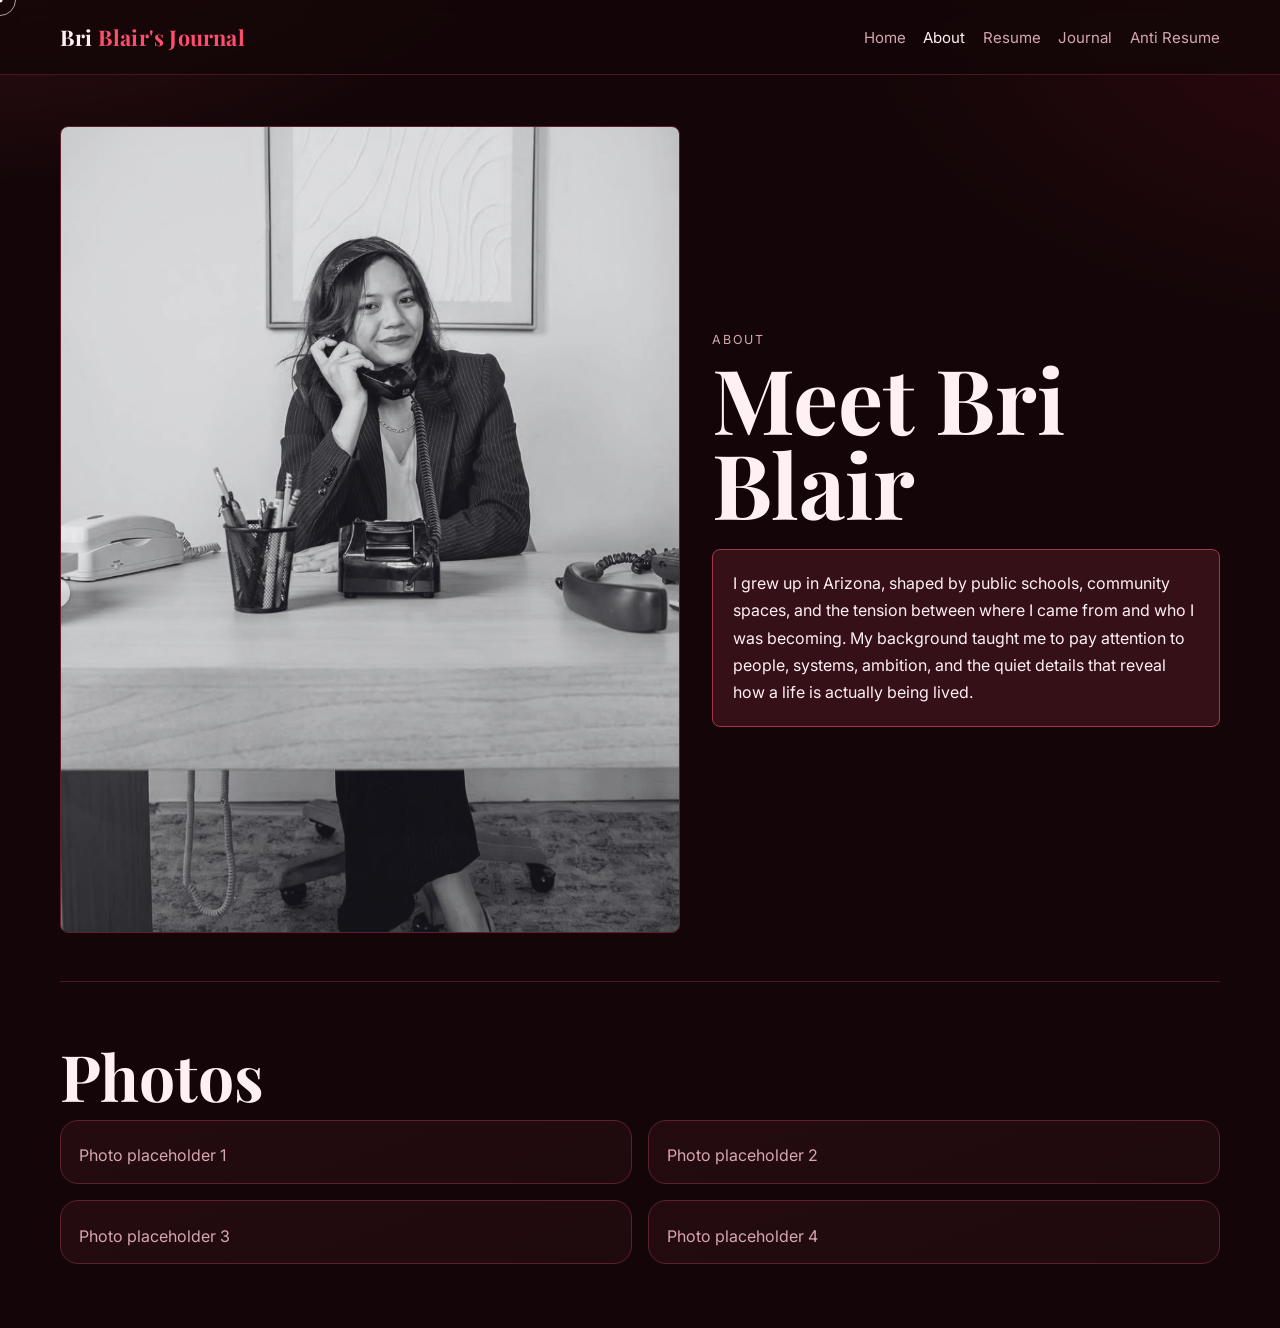
<file: about.html>
<!DOCTYPE html>
<html lang="en">
  <head><meta charset="UTF-8" /><meta name="viewport" content="width=device-width, initial-scale=1.0" /><title>Bri Blair's Journal | About</title><link rel="stylesheet" href="styles.css" /></head>
  <body>
    <div id="cursor-dot"></div>
<div id="cursor-ring"></div>
    <div class="nav-wrap"><nav class="container"><a class="brand" href="index.html">Bri <span>Blair's Journal</span></a><div class="menu"><a href="index.html">Home</a><a class="active" href="about.html">About</a><a href="resume.html">Resume</a><a href="journal.html">Journal</a><a href="anti-resume.html">Anti Resume</a></div></nav></div>
    <main class="container about-page">
  <section class="about-hero">
    <div class="about-hero-photo">
      <img src="images/about-hero.jpg" alt="Portrait of Bri Blair at a desk" />
    </div>

    <div class="about-hero-copy">
      <div class="eyebrow">About</div>
      <h1>Meet Bri Blair</h1>

      <div class="about-bio-box">
        <p>
          I grew up in Arizona, shaped by public schools, community spaces, and the tension between where I came from and who I was becoming. My background taught me to pay attention to people, systems, ambition, and the quiet details that reveal how a life is actually being lived.
        </p>
      </div>
    </div>
  </section>
<section class="section">
      <h2>Photos</h2>
      <div class="grid-2">
        <div class="card"><p>Photo placeholder 1</p></div>
        <div class="card"><p>Photo placeholder 2</p></div>
        <div class="card"><p>Photo placeholder 3</p></div>
        <div class="card"><p>Photo placeholder 4</p></div>
      </div>
    </section>
  </main>

  <script src="cursor.js"></script>
</body>
</html>
</file>
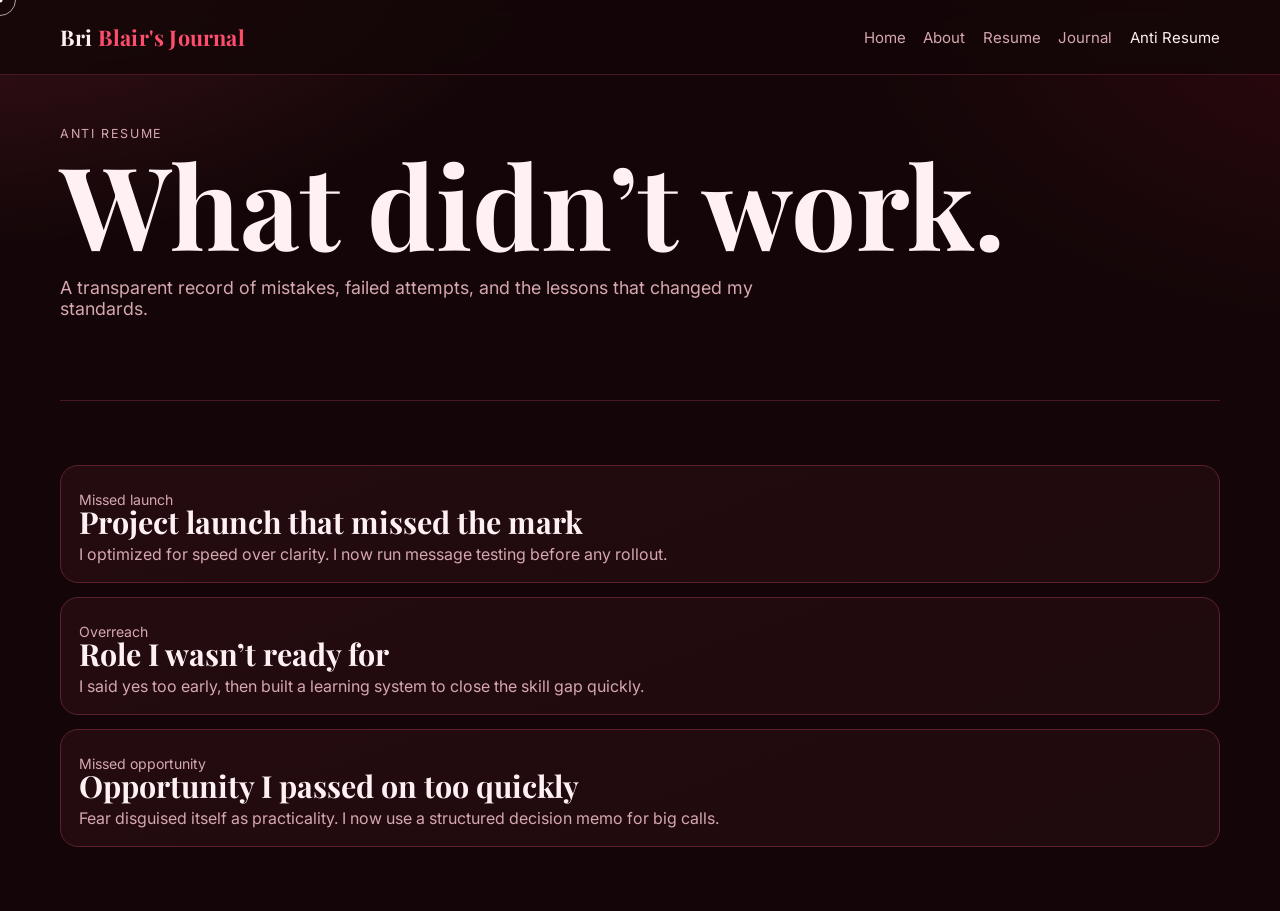
<file: anti-resume.html>
<!DOCTYPE html>
<html lang="en">
  <head><meta charset="UTF-8" /><meta name="viewport" content="width=device-width, initial-scale=1.0" /><title>Bri Blair's Journal | Anti Resume</title><link rel="stylesheet" href="styles.css" /></head>
  <body>
    <div id="cursor-dot"></div>
<div id="cursor-ring"></div>

    <div class="nav-wrap"><nav class="container"><a class="brand" href="index.html">Bri <span>Blair's Journal</span></a><div class="menu"><a href="index.html">Home</a><a href="about.html">About</a><a href="resume.html">Resume</a><a href="journal.html">Journal</a><a class="active" href="anti-resume.html">Anti Resume</a></div></nav></div>
    <main class="container">
      <section class="section" style="border-top:0;padding-top:3.2rem;">
        <div class="eyebrow">Anti Resume</div>
        <h1>What didn’t work.</h1>
        <p class="lead">A transparent record of mistakes, failed attempts, and the lessons that changed my standards.</p>
      </section>

      <section class="section stack">
        <article class="card"><p class="meta">Missed launch</p><h3>Project launch that missed the mark</h3><p>I optimized for speed over clarity. I now run message testing before any rollout.</p></article>
        <article class="card"><p class="meta">Overreach</p><h3>Role I wasn’t ready for</h3><p>I said yes too early, then built a learning system to close the skill gap quickly.</p></article>
        <article class="card"><p class="meta">Missed opportunity</p><h3>Opportunity I passed on too quickly</h3><p>Fear disguised itself as practicality. I now use a structured decision memo for big calls.</p></article>
      </section>
    </main>
    <script src="cursor.js"></script>
  </body>
</html>
</file>
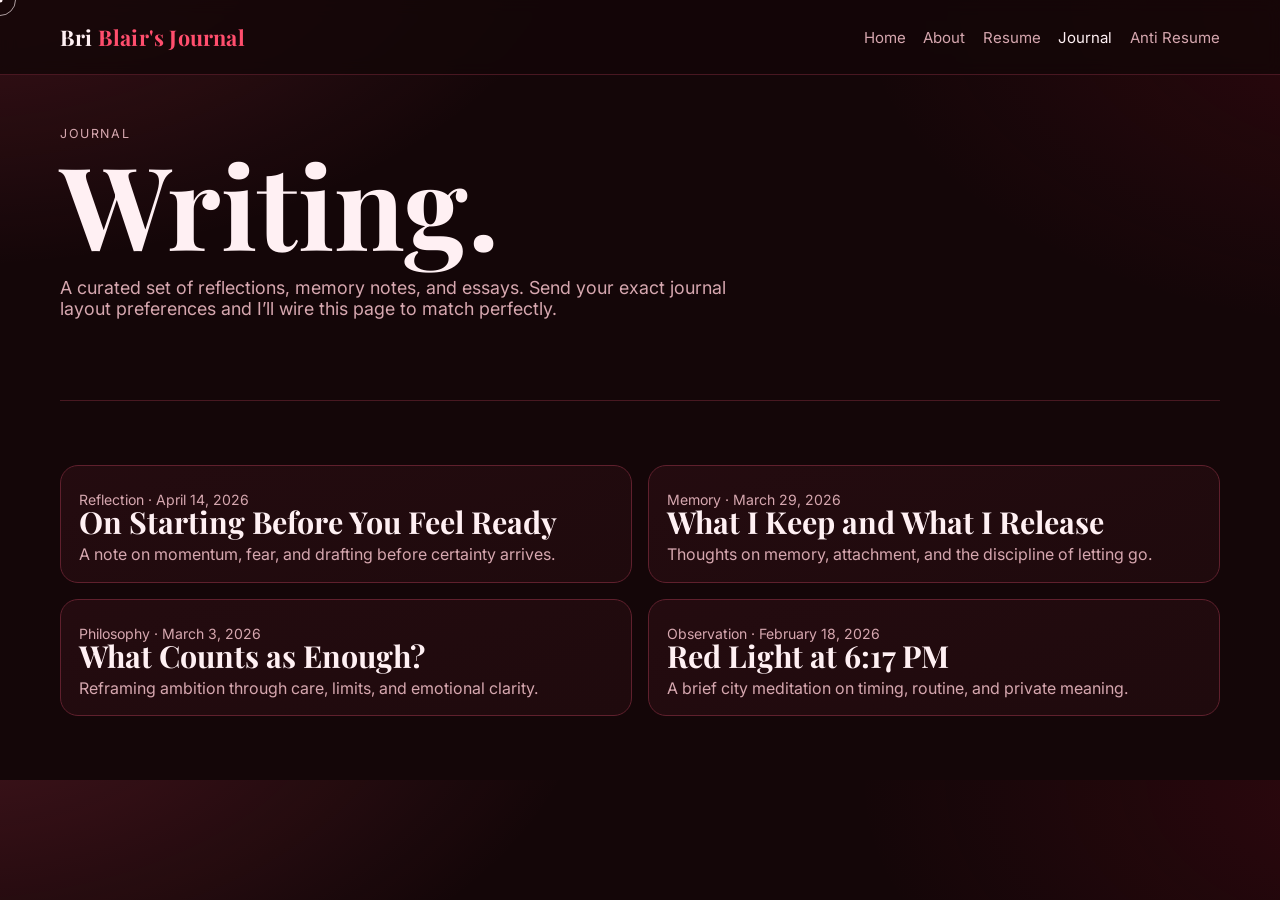
<file: journal.html>
<!DOCTYPE html>
<html lang="en">
  <head><meta charset="UTF-8" /><meta name="viewport" content="width=device-width, initial-scale=1.0" /><title>Bri Blair's Journal | Journal</title><link rel="stylesheet" href="styles.css" /></head>
  <body>
    <div id="cursor-dot"></div>
<div id="cursor-ring"></div>

    <div class="nav-wrap"><nav class="container"><a class="brand" href="index.html">Bri <span>Blair's Journal</span></a><div class="menu"><a href="index.html">Home</a><a href="about.html">About</a><a href="resume.html">Resume</a><a class="active" href="journal.html">Journal</a><a href="anti-resume.html">Anti Resume</a></div></nav></div>
    <main class="container">
      <section class="section" style="border-top:0;padding-top:3.2rem;">
        <div class="eyebrow">Journal</div>
        <h1>Writing.</h1>
        <p class="lead">A curated set of reflections, memory notes, and essays. Send your exact journal layout preferences and I’ll wire this page to match perfectly.</p>
      </section>
      <section class="section">
        <div class="grid-2">
          <article class="card"><p class="meta">Reflection · April 14, 2026</p><h3>On Starting Before You Feel Ready</h3><p>A note on momentum, fear, and drafting before certainty arrives.</p></article>
          <article class="card"><p class="meta">Memory · March 29, 2026</p><h3>What I Keep and What I Release</h3><p>Thoughts on memory, attachment, and the discipline of letting go.</p></article>
          <article class="card"><p class="meta">Philosophy · March 3, 2026</p><h3>What Counts as Enough?</h3><p>Reframing ambition through care, limits, and emotional clarity.</p></article>
          <article class="card"><p class="meta">Observation · February 18, 2026</p><h3>Red Light at 6:17 PM</h3><p>A brief city meditation on timing, routine, and private meaning.</p></article>
        </div>
      </section>
    </main>
    <script src="cursor.js"></script>
  </body>
</html>
</file>
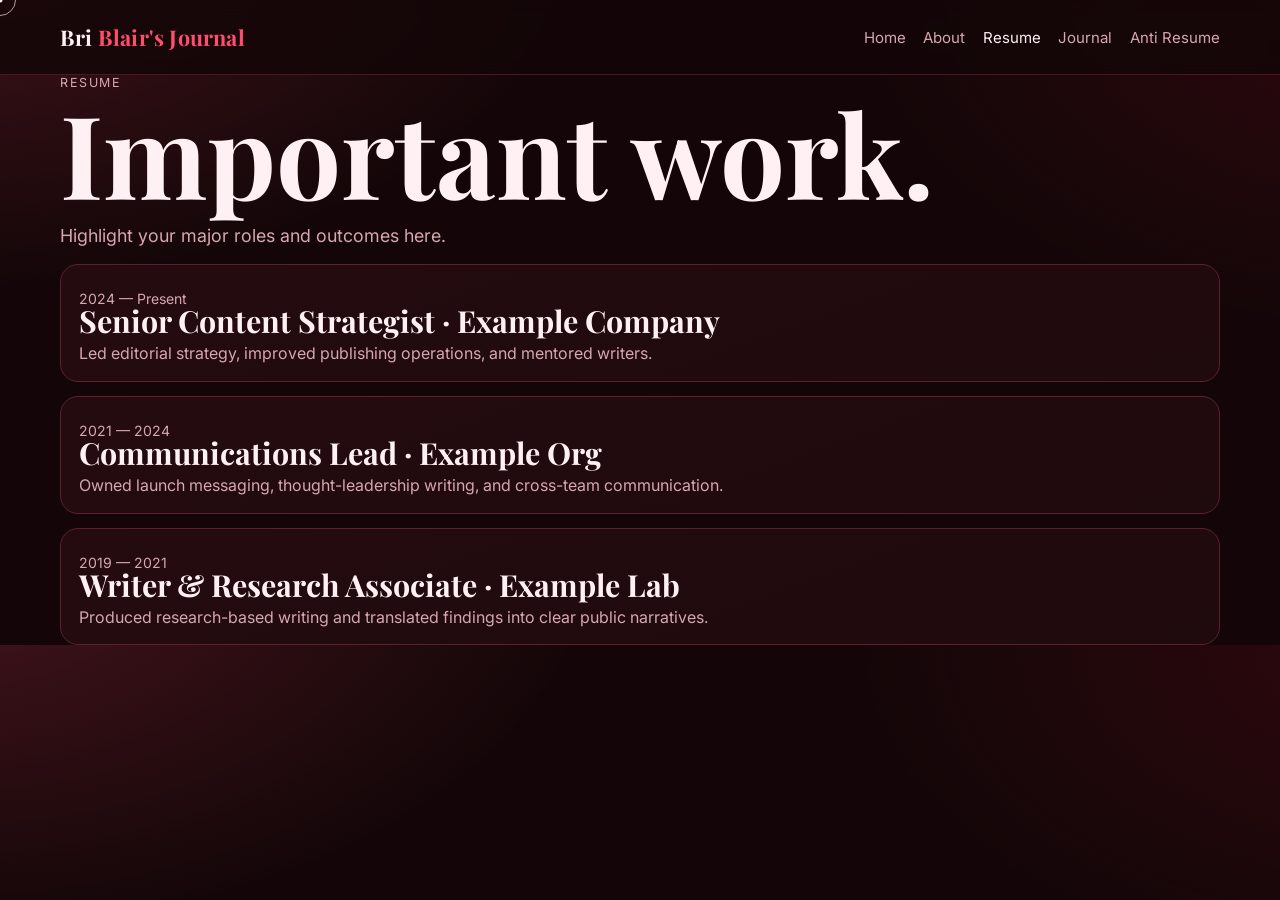
<file: resume.html>
<!DOCTYPE html>
<html lang="en">
  <head>
    <div id="cursor-dot"></div>
<div id="cursor-ring"></div>

    <meta charset="UTF-8" />
    <meta name="viewport" content="width=device-width, initial-scale=1.0" />
    <title>Bri Blair's Journal | Resume</title>
    <link rel="stylesheet" href="styles.css" />
  </head>
  <body>
    <div class="nav-wrap"><nav class="container"><a class="brand" href="index.html">Bri <span>Blair's Journal</span></a><div class="menu"><a href="index.html">Home</a><a href="about.html">About</a><a class="active" href="resume.html">Resume</a><a href="journal.html">Journal</a><a href="anti-resume.html">Anti Resume</a></div></nav></div>

    <main class="container">
      <div class="eyebrow">Resume</div>
      <h1>Important work.</h1>
      <p class="lead">Highlight your major roles and outcomes here.</p>

      <section>
        <div class="card">
          <p class="meta">2024 — Present</p>
          <h3>Senior Content Strategist · Example Company</h3>
          <p>Led editorial strategy, improved publishing operations, and mentored writers.</p>
        </div>
        <div class="card" style="margin-top:.9rem">
          <p class="meta">2021 — 2024</p>
          <h3>Communications Lead · Example Org</h3>
          <p>Owned launch messaging, thought-leadership writing, and cross-team communication.</p>
        </div>
        <div class="card" style="margin-top:.9rem">
          <p class="meta">2019 — 2021</p>
          <h3>Writer & Research Associate · Example Lab</h3>
          <p>Produced research-based writing and translated findings into clear public narratives.</p>
        </div>
      </section>
    </main>
    <script src="cursor.js"></script>
  </body>
</html>
</file>
<file: styles.css>
@import url('https://fonts.googleapis.com/css2?family=Inter:wght@400;500;700;800&family=Playfair+Display:wght@500;700;800&display=swap');

:root {
  --bg: #140608;
  --surface: #1f0a0d;
  --surface-2: #2a0d12;
  --line: #5f202d;
  --text: #fff0f3;
  --muted: #d6a7af;
  --accent: #ff4e6d;
  --accent-2: #b91330;
  --max: 1160px;
}

* { box-sizing: border-box; }
html { scroll-behavior: smooth; }
body {
  margin: 0;
  font-family: Inter, system-ui, -apple-system, Segoe UI, Roboto, sans-serif;
  color: var(--text);
  background:
    radial-gradient(1200px 700px at -5% -15%, rgba(255, 78, 109, .22), transparent 55%),
    radial-gradient(1000px 600px at 110% 0%, rgba(185, 19, 48, .16), transparent 55%),
    var(--bg);
}
a { color: inherit; text-decoration: none; }
.container { width: min(var(--max), 92vw); margin: 0 auto; }

.nav-wrap {
  position: sticky;
  top: 0;
  z-index: 40;
  border-bottom: 1px solid color-mix(in srgb, var(--line) 70%, transparent);
  background: rgba(20, 6, 8, .84);
  backdrop-filter: blur(8px);
}
nav {
  min-height: 74px;
  display: flex;
  align-items: center;
  justify-content: space-between;
  gap: 1rem;
}
.brand {
  font-family: "Playfair Display", Georgia, serif;
  font-weight: 700;
  letter-spacing: .2px;
  font-size: 1.35rem;   /* temporary to prove it changed */
}
.brand span { color: var(--accent); }
.menu { display: flex; gap: 1.1rem; flex-wrap: wrap; }
.menu a { color: var(--muted); font-size: .94rem; }
.menu a.active,
.menu a:hover { color: var(--text); }

.hero {
  min-height: calc(100vh - 74px);
  display: grid;
  grid-template-columns: 1.2fr .8fr;
  gap: 2rem;
  align-content: center;
  padding: 4.5rem 0 3.2rem;
}
.eyebrow { color: var(--muted); text-transform: uppercase; letter-spacing: .13em; font-size: .78rem; }
h1, h2, h3 { margin: 0; font-family: "Playfair Display", Georgia, serif; line-height: .95; }
h1 { font-size: clamp(2.9rem, 9.5vw, 7.2rem); margin: .5rem 0 .8rem; }
h2 { font-size: clamp(1.9rem, 5.5vw, 4rem); margin-bottom: .8rem; }
h3 { font-size: clamp(1.2rem, 3vw, 1.9rem); margin-bottom: .45rem; }
.lead { color: var(--muted); font-size: clamp(1rem, 1.4vw, 1.12rem); max-width: 64ch; }

.card {
  background: linear-gradient(160deg, color-mix(in srgb, var(--surface-2) 85%, #000), var(--surface));
  border: 1px solid var(--line);
  border-radius: 18px;
  padding: 1.1rem;
}
.card p { color: var(--muted); margin: .45rem 0 0; }

.hero-panel {
  display: grid;
  align-content: center;
}
.hero-panel .card { padding: 1.15rem; }

.cta-row { display: flex; gap: .7rem; flex-wrap: wrap; margin-top: 1.1rem; }
.btn {
  display: inline-flex;
  align-items: center;
  justify-content: center;
  border-radius: 999px;
  padding: .72rem 1.2rem;
  font-weight: 700;
  border: 1px solid var(--line);
}
.btn.primary { background: linear-gradient(120deg, var(--accent) 0%, var(--accent-2) 100%); border-color: transparent; color: #fff; }

.section { padding: 4rem 0; border-top: 1px solid color-mix(in srgb, var(--line) 70%, transparent); }
.grid-2 { display: grid; grid-template-columns: repeat(2, minmax(0,1fr)); gap: 1rem; }
.stack { display: grid; gap: .9rem; }
.meta { color: var(--muted); font-size: .88rem; }
footer { border-top: 1px solid color-mix(in srgb, var(--line) 70%, transparent); color: var(--muted); padding: 1.4rem 0 2.4rem; }

@media (max-width: 920px) {
  .hero { grid-template-columns: 1fr; min-height: auto; }
  .grid-2 { grid-template-columns: 1fr; }
}
.hero-portrait {
  width: clamp(110px, 20vw, 170px);
  aspect-ratio: 1 / 1;
  object-fit: cover;
  object-position: center 22% !important;
  border-radius: 999px;
  border: 2px solid color-mix(in srgb, var(--accent) 65%, #fff 15%);
  box-shadow: 0 15px 35px rgba(0, 0, 0, 0.35);
  margin-bottom: 1rem;
}

main p,
main li,
main small,
.card p,
.card a,
.lead {
  color: var(--muted);
}

@media (pointer: fine) {
  body {
    cursor: none;
  }

  a,
  button,
  .btn,
  .card {
    cursor: none;
  }

  #cursor-dot {
    position: fixed;
    width: 5px;
    height: 5px;
    background: #ffb3c1;
    border-radius: 50%;
    pointer-events: none;
    z-index: 9999;
    transform: translate(-50%, -50%);
    transition: opacity 0.2s;
  }

  #cursor-ring {
    position: fixed;
    width: 32px;
    height: 32px;
    border: 1px solid rgba(255, 179, 193, 0.55);
    border-radius: 50%;
    pointer-events: none;
    z-index: 9998;
    transform: translate(-50%, -50%);
    transition:
      width 0.3s cubic-bezier(0.16, 1, 0.3, 1),
      height 0.3s cubic-bezier(0.16, 1, 0.3, 1),
      border-color 0.3s,
      opacity 0.2s;
  }

  body.hovering #cursor-ring {
    width: 48px;
    height: 48px;
   border-color: rgba(255, 179, 193, 0.9);
  }
}

@media (max-width: 768px) {
  body {
    cursor: auto;
  }

  #cursor-dot,
  #cursor-ring {
    display: none;
  }
}

@media (pointer: fine) {
  #cursor-dot {
    background: #fff0f3 !important;
  }

  #cursor-ring {
    border-color: rgba(255, 240, 243, 0.65) !important;
  }

  body.hovering #cursor-ring {
    border-color: rgba(255, 240, 243, 0.95) !important;
  }
}
html,
body {
  max-width: 100%;
  overflow-x: hidden;
}

.home-gallery-section {
  padding: 0 0 3rem;
  overflow: hidden;
}

.gallery-shell {
  position: relative;
  width: 100%;
  max-width: 100%;
  overflow: hidden;
}

.home-photo-gallery {
  display: flex;
  align-items: center;
  gap: 1rem;
  width: 100%;
  max-width: 100%;
  overflow-x: auto;
  overflow-y: hidden;
  padding: 0.5rem 3rem 0.9rem;
  scroll-snap-type: x mandatory;
  scroll-behavior: smooth;
  scrollbar-width: none;
}

.home-photo-gallery::-webkit-scrollbar {
  display: none;
}

.gallery-item {
  position: relative;
  flex: 0 0 260px;
  height: 380px;
  margin: 0;
  overflow: hidden;
  border-radius: 8px;
  border: 1px solid var(--line);
  background: var(--surface);
  scroll-snap-align: start;
}



.gallery-item img {
  width: 100%;
  height: 100%;
  display: block;
  object-fit: cover;
  transition: transform 0.35s ease, filter 0.35s ease;
}

.gallery-item figcaption {
  position: absolute;
  inset: auto 0 0;
  padding: 1rem;
  color: var(--text);
  background: rgba(20, 6, 8, 0.76);
  opacity: 0;
  transform: translateY(12px);
  transition: opacity 0.3s ease, transform 0.3s ease;
  font-size: 0.9rem;
  line-height: 1.45;
}

.gallery-item:hover img {
  transform: scale(1.04);
  filter: brightness(0.7);
}

.gallery-item:hover figcaption {
  opacity: 1;
  transform: translateY(0);
}

.gallery-arrow {
  position: absolute;
  top: 50%;
  z-index: 5;
  width: 38px;
  height: 38px;
  border: 1px solid var(--line);
  border-radius: 999px;
  background: rgba(20, 6, 8, 0.82);
  color: var(--text);
  font-size: 1.9rem;
  line-height: 1;
  display: grid;
  place-items: center;
  transform: translateY(-50%);
}

.gallery-arrow:hover {
  background: var(--accent-2);
}

.gallery-arrow-left {
  left: 0.35rem;
}

.gallery-arrow-right {
  right: 0.35rem;
}

@media (max-width: 700px) {
  .home-photo-gallery {
    padding-left: 2.8rem;
    padding-right: 2.8rem;
  }

  .gallery-item {
    flex-basis: 72vw;
    height: 420px;
  }
}
.home-divider {
  height: 1px;
  background: color-mix(in srgb, var(--line) 70%, transparent);
  margin: 0 0 2rem;
}
.about-page {
  padding-top: 3.2rem;
}

.about-hero {
  display: grid;
  grid-template-columns: 1.1fr 0.9fr;
  gap: 2rem;
  align-items: stretch;
  padding-bottom: 3rem;
}

.about-hero-photo {
  min-height: 620px;
  overflow: hidden;
  border-radius: 8px;
  border: 1px solid var(--line);
  background: var(--surface);
}

.about-hero-photo img {
  width: 100%;
  height: 100%;
  display: block;
  object-fit: cover;
}

.about-hero-copy {
  display: flex;
  flex-direction: column;
  justify-content: center;
  min-width: 0;
}

.about-hero-copy h1 {
  font-size: clamp(3rem, 7vw, 6rem);
  line-height: 0.95;
  margin: 0.5rem 0 1.5rem;
  color: var(--text);
}

.about-bio-box {
  background: rgba(255, 78, 109, 0.14);
  border: 1px solid color-mix(in srgb, var(--accent) 45%, var(--line));
  border-radius: 8px;
  padding: 1.25rem;
  max-width: 34rem;
}

.about-bio-box p {
  margin: 0;
  color: var(--text);
  line-height: 1.7;
  font-size: 1rem;
}

@media (max-width: 920px) {
  .about-hero {
    grid-template-columns: 1fr;
  }

  .about-hero-photo {
    min-height: 480px;
  }
}
</file>
